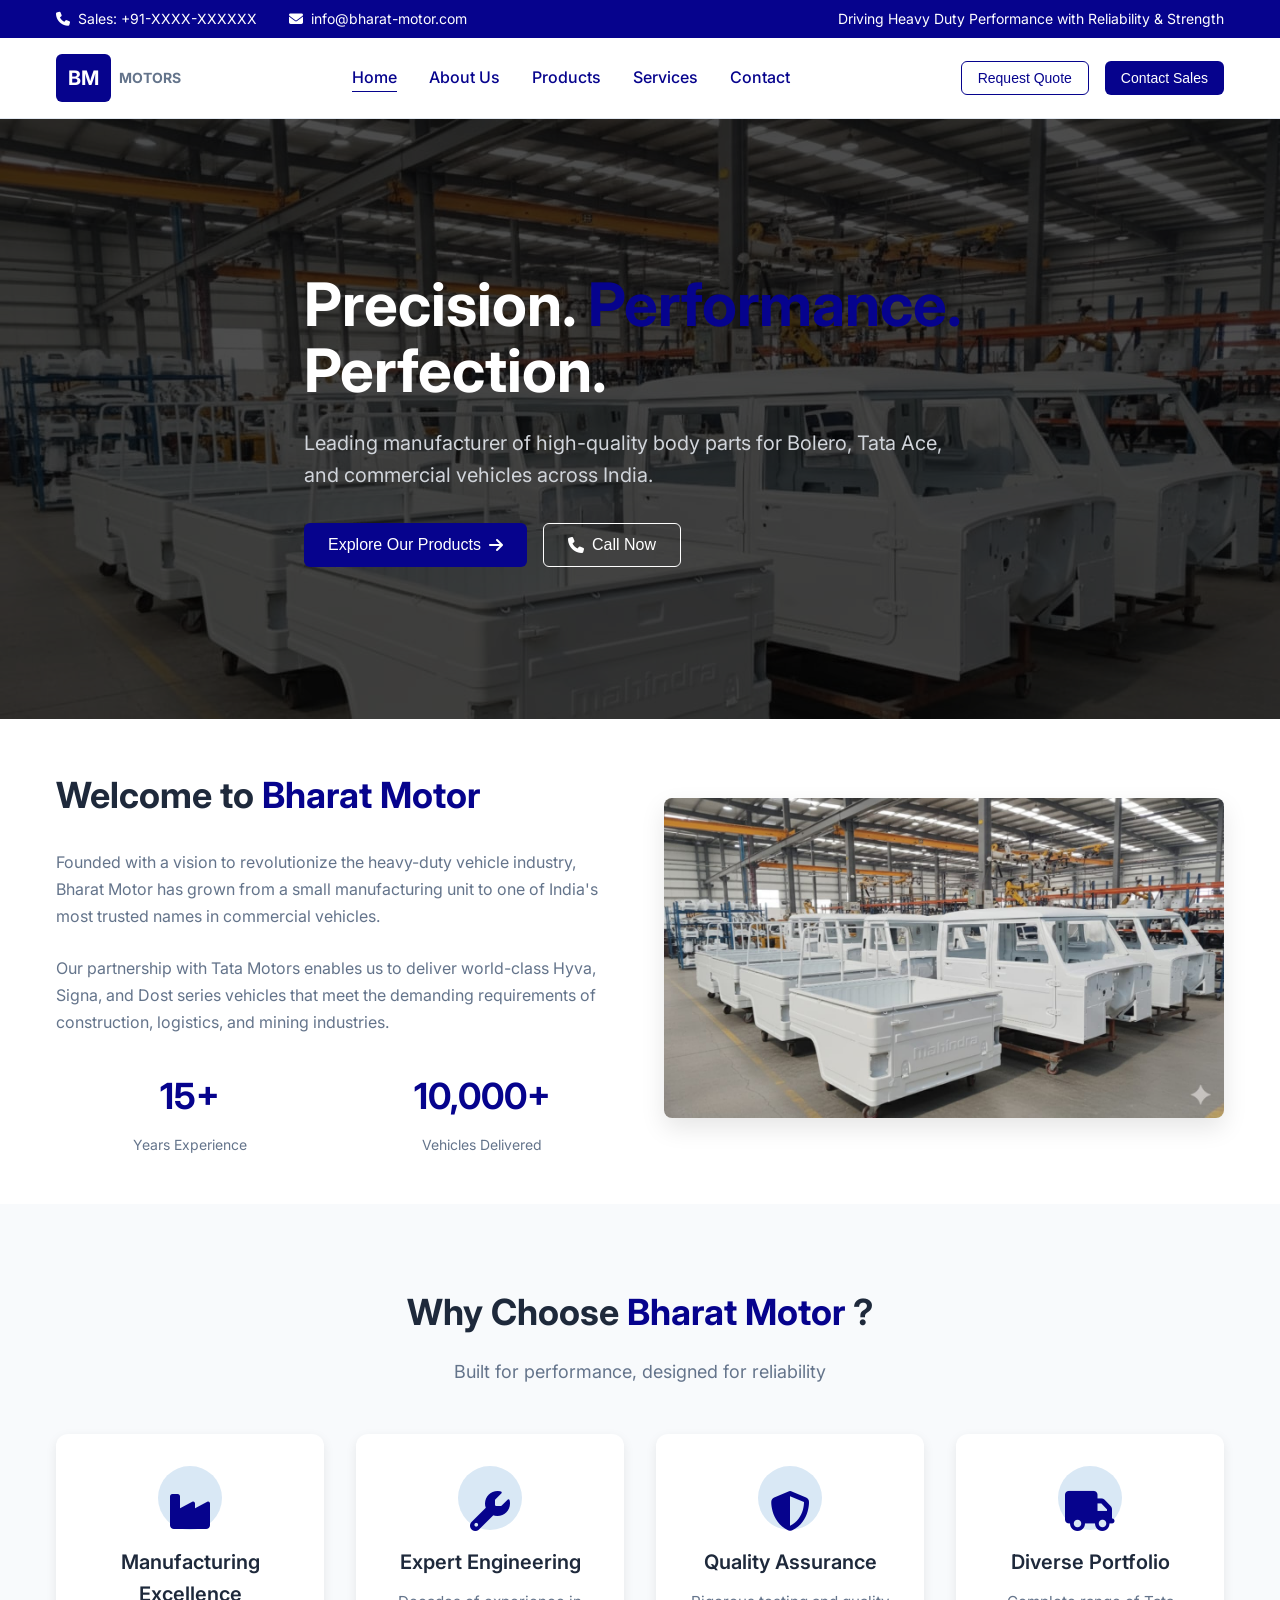
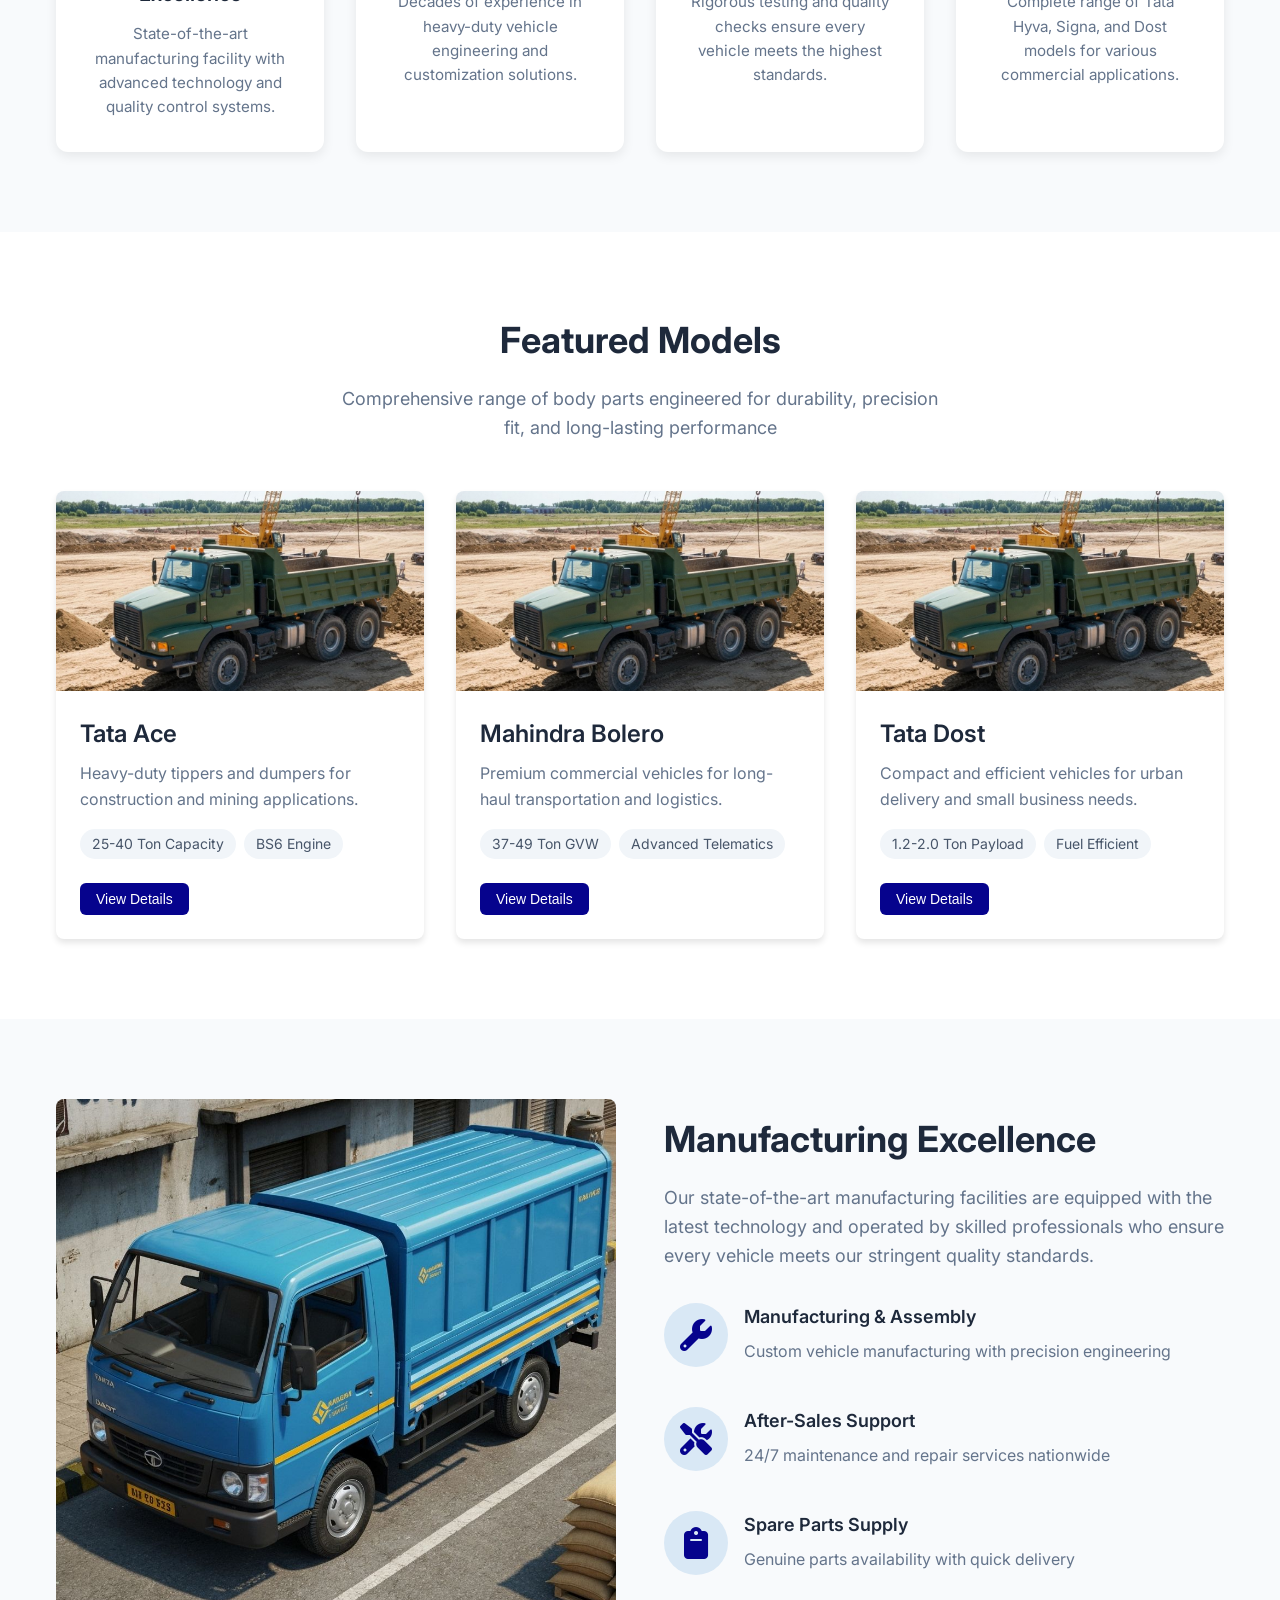
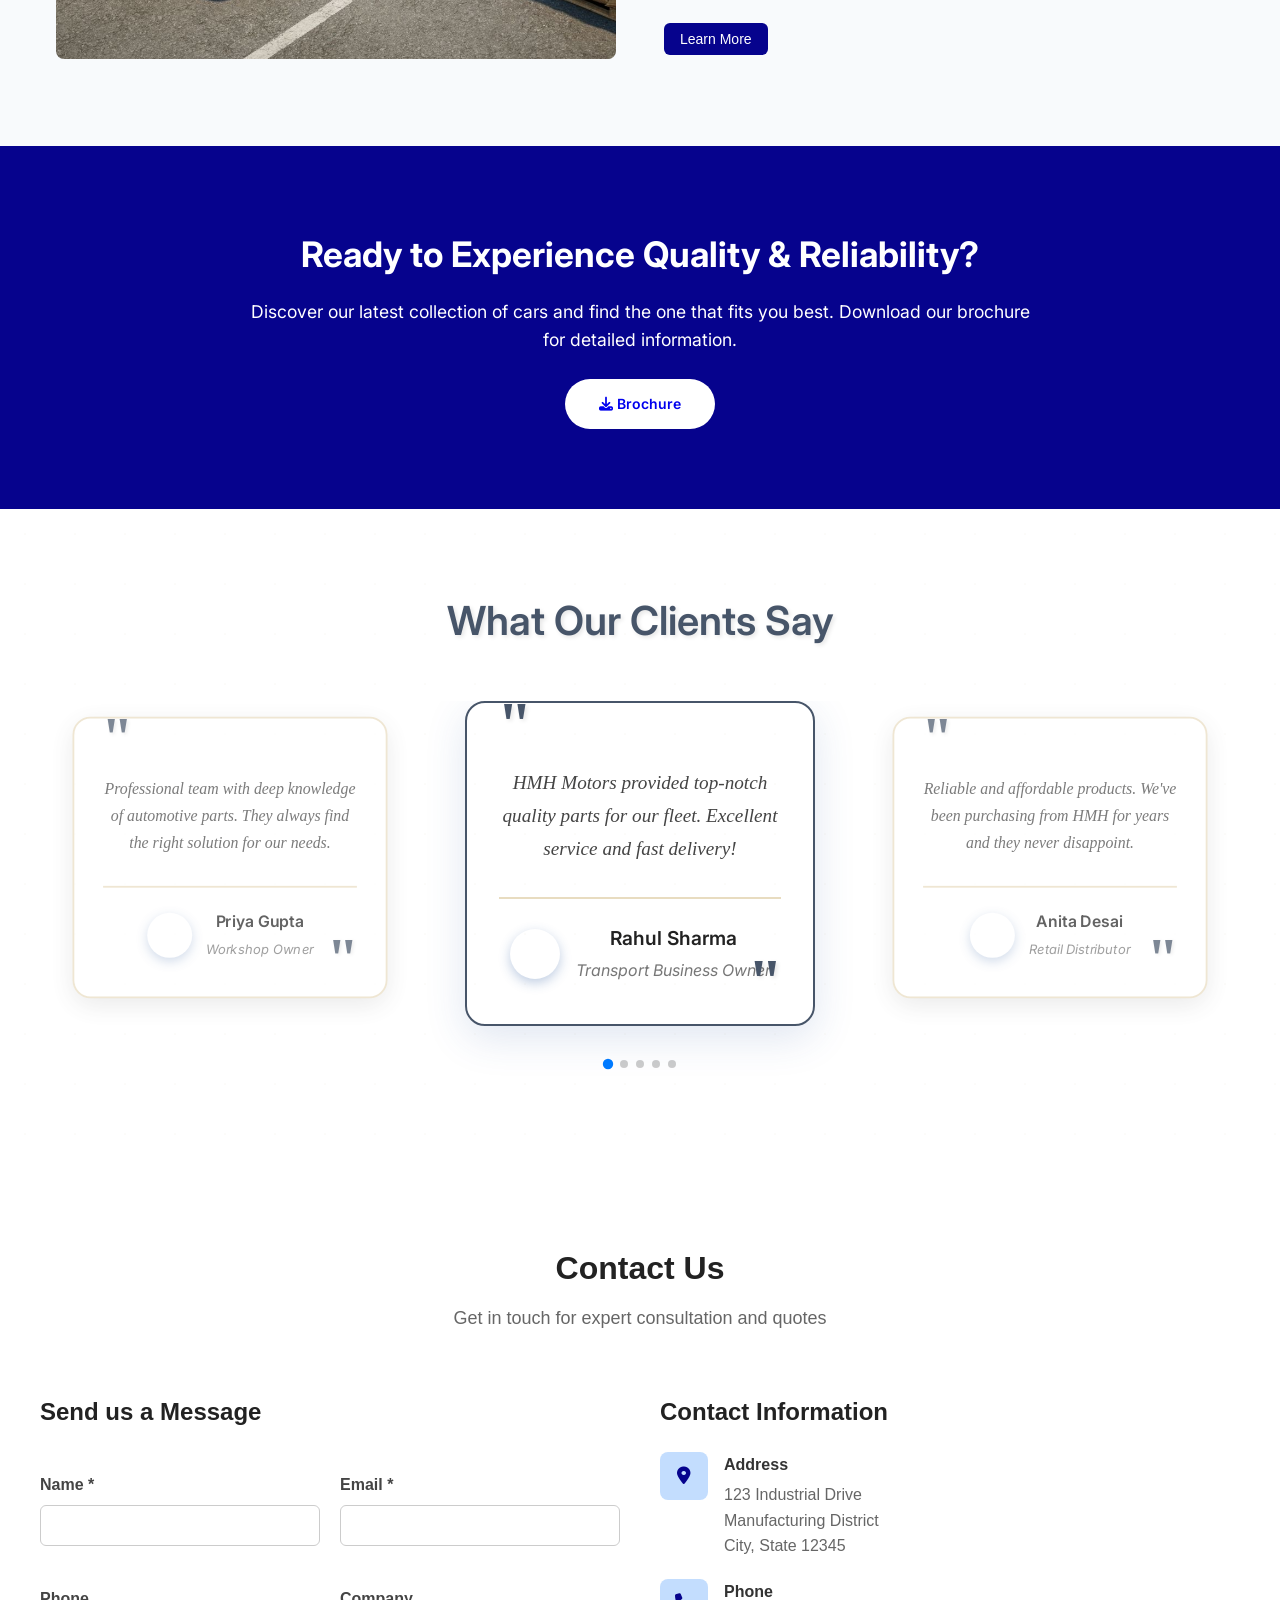
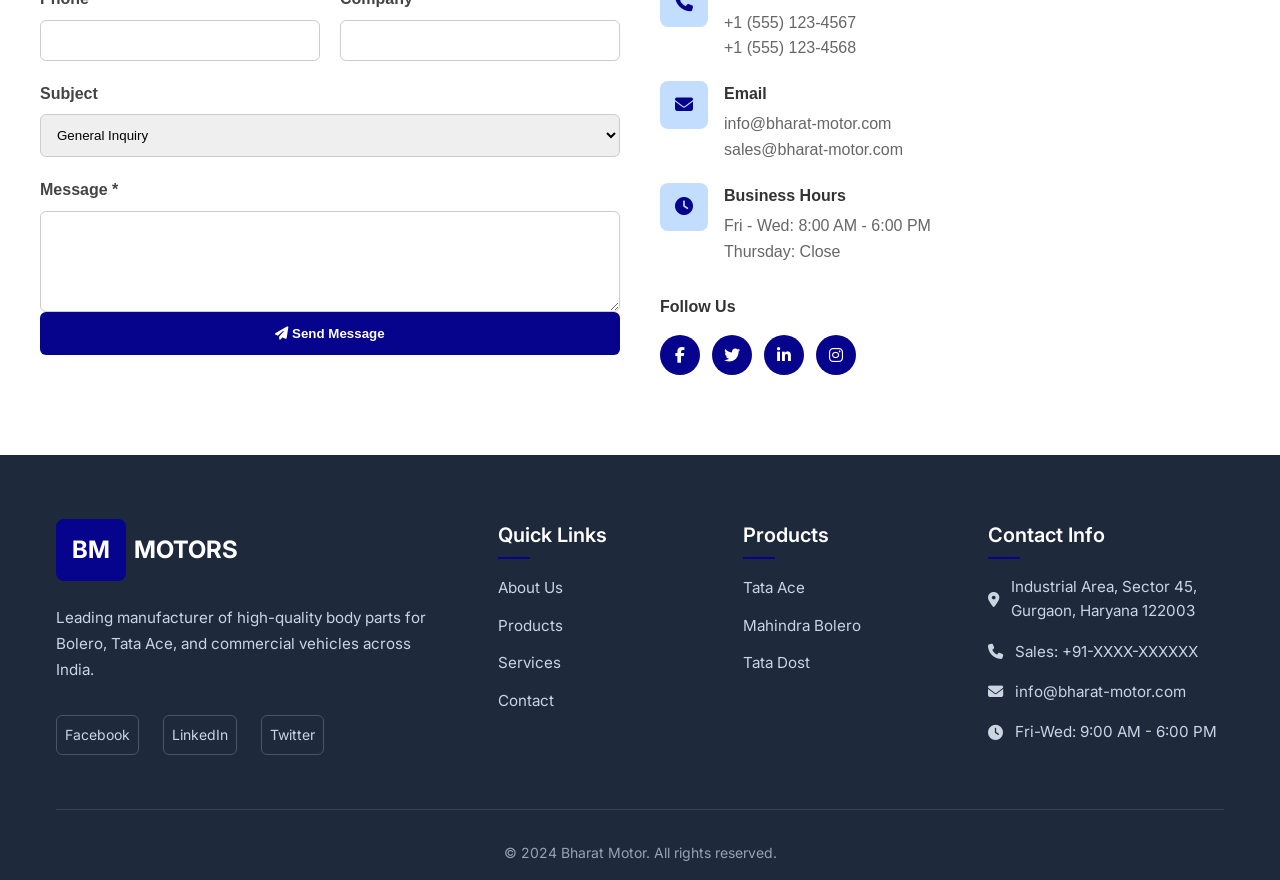
<file: user/index.html>
<!DOCTYPE html>
<html lang="en">

<head>
    <meta charset="UTF-8">
    <meta name="viewport" content="width=device-width, initial-scale=1.0">
    <title>Bharat Motor -  Vehicle Manufacturer</title>
    <meta name="description"
        content="Leading manufacturer of Tata Hyva, Signa, and Dost commercial vehicles. Built for the toughest jobs, engineered for maximum performance.">
    <link rel="stylesheet" href="assets/css/style.css">
    <!-- Font Awesome -->
    <link rel="stylesheet" href="https://cdnjs.cloudflare.com/ajax/libs/font-awesome/6.5.0/css/all.min.css" />

    <link href="https://fonts.googleapis.com/css2?family=Inter:wght@300;400;500;600;700;800&display=swap"
        rel="stylesheet">
</head>

<body>
    <!-- Header -->
    <header class="header">
        <!-- Top contact bar -->
        <div class="contact-bar">
            <div class="container">
                <div class="contact-info">
                    <div class="contact-item">
                        <i class="fas fa-phone"></i>
                        <span>Sales: +91-XXXX-XXXXXX</span>
                    </div>
                    <div class="contact-item">
                        <i class="fas fa-envelope"></i>
                        <span>info@bharat-motor.com</span>
                    </div>

                </div>
                <div class="tagline">
                    <span>Driving Heavy Duty Performance with Reliability & Strength</span>
                </div>
            </div>
        </div>

        <!-- Main navigation -->
        <div class="main-nav">
            <div class="container">
                <div class="nav-content">
                    <a href="index.html" class="logo">
                        <div class="logo-icon">BM</div>
                        <span class="logo-text">MOTORS</span>
                    </a>

                    <nav class="desktop-nav">
                        <a href="index.html" class="nav-link active">Home</a>
                        <a href="about.html" class="nav-link">About Us</a>
                        <a href="products.html" class="nav-link">Products</a>
                        <a href="services.html" class="nav-link">Services</a>
                        <a href="contact.html" class="nav-link">Contact</a>
                    </nav>

                    <div class="nav-buttons">
                        <button class="btn btn-outline">Request Quote</button>
                        <button class="btn btn-primary">Contact Sales</button>
                    </div>

                    <button class="mobile-menu-btn" onclick="toggleMobileMenu()">
                        <span class="hamburger"></span>
                    </button>
                </div>

                <!-- Mobile Navigation -->
                <div class="mobile-nav" id="mobileNav">
                    <nav class="mobile-nav-links">
                        <a href="index.html" class="nav-link">Home</a>
                        <a href="about.html" class="nav-link">About Us</a>
                        <a href="products.html" class="nav-link">Products</a>
                        <a href="services.html" class="nav-link">Services</a>
                        <a href="contact.html" class="nav-link">Contact</a>
                        <div class="mobile-buttons">
                            <button class="btn btn-outline">Request Quote</button>
                            <button class="btn btn-primary">Contact Sales</button>
                        </div>
                    </nav>
                </div>
            </div>
        </div>
    </header>

    <main>
        <!-- Hero Section -->
        <section class="hero">
            <div class="hero-overlay"></div>
            <div class="hero-bg"></div>
            <div class="container">
                <div class="hero-content">
                    <h1 class="hero-title">
                       Precision.
                        <span class="accent-text"> Performance.</span>
                        Perfection.
                    </h1>
                    <p class="hero-description">
                        Leading manufacturer of high-quality body parts for Bolero, Tata Ace, and commercial vehicles across India.
                    </p>
                    <div class="hero-buttons">
                        <button class="btn btn-primary btn-large">
                            Explore Our Products
                            <i class="fas fa-arrow-right btn-icon"></i>
                        </button>
                        <button class="btn btn-outline-white btn-large">
                            <i class="fas fa-phone btn-icon"></i>
                            Call Now
                        </button>

                    </div>
                </div>
            </div>
        </section>

        <section class="company-overview">
            <div class="container">
                <div class="overview-grid">
                    <div class="overview-content">
                        <h2>Welcome to <span class="text-primary">Bharat Motor</span></h2>
                        <p>Founded with a vision to revolutionize the heavy-duty vehicle industry, Bharat Motor has grown
                            from a small manufacturing unit to one of India's most trusted names in commercial vehicles.
                        </p>
                        <p>Our partnership with Tata Motors enables us to deliver world-class Hyva, Signa, and Dost
                            series vehicles that meet the demanding requirements of construction, logistics, and mining
                            industries.</p>
                        <div class="stats-grid">
                            <div class="stat-item">
                                <div class="stat-number">15+</div>
                                <div class="stat-label">Years Experience</div>
                            </div>
                            <div class="stat-item">
                                <div class="stat-number">10,000+</div>
                                <div class="stat-label">Vehicles Delivered</div>
                            </div>
                        </div>
                    </div>
                    <div class="overview-image up-down-animation">
                        <img src="assets/img/ai-body-parts.jpg"
                            alt="Bharat Motor Manufacturing Facility">
                    </div>
                </div>
            </div>
        </section>

        <!-- USP Section -->
        <section class="usp-section">
            <div class="container">
                <div class="section-header">
                    <h2 class="section-title">Why Choose <span class="text-primary">Bharat Motor </span>?</h2>
                    <p class="section-subtitle">Built for performance, designed for reliability</p>
                </div>
                <div class="usp-grid">
                    <div class="usp-card">
                        <div class="usp-icon"><i class="fas fa-industry fa-1x"></i></div>
                        <h3>Manufacturing Excellence</h3>
                        <p>State-of-the-art manufacturing facility with advanced technology and quality control systems.
                        </p>
                    </div>
                    <div class="usp-card">
                        <div class="usp-icon"><i class="fas fa-wrench fa-1x"></i></div>
                        <h3>Expert Engineering</h3>
                        <p>Decades of experience in heavy-duty vehicle engineering and customization solutions.</p>
                    </div>
                    <div class="usp-card">
                        <div class="usp-icon"><i class="fas fa-shield-alt fa-1x"></i></div>
                        <h3>Quality Assurance</h3>
                        <p>Rigorous testing and quality checks ensure every vehicle meets the highest standards.</p>
                    </div>
                    <div class="usp-card">
                        <div class="usp-icon"><i class="fas fa-truck fa-1x"></i></div>
                        <h3>Diverse Portfolio</h3>
                        <p>Complete range of Tata Hyva, Signa, and Dost models for various commercial applications.</p>
                    </div>
                </div>
            </div>
        </section>

        <!-- Featured Models -->
        <section class="featured-models">
            <div class="container">
                <div class="section-header">
                    <h2 class="section-title">Featured Models</h2>
                    <p class="section-subtitle">Comprehensive range of body parts engineered for durability, precision fit, and long-lasting performance</p>
                </div>
                <div class="models-grid">
                    <div class="model-card">
                        <div class="model-image">
                            <img src="assets/img/heavy-duty-truck-on-construction-site.jpg" alt="Tata Hyva">
                        </div>
                        <div class="model-content">
                            <h3>Tata Ace</h3>
                            <p>Heavy-duty tippers and dumpers for construction and mining applications.</p>
                            <div class="model-specs">
                                <span class="spec">25-40 Ton Capacity</span>
                                <span class="spec">BS6 Engine</span>
                            </div>
                            <button class="btn btn-primary">View Details</button>
                        </div>
                    </div>
                    <div class="model-card">
                        <div class="model-image">
                            <img src="assets/img/heavy-duty-truck-on-construction-site.jpg" alt="Tata Signa">
                        </div>
                        <div class="model-content">
                            <h3>Mahindra Bolero</h3>
                            <p>Premium commercial vehicles for long-haul transportation and logistics.</p>
                            <div class="model-specs">
                                <span class="spec">37-49 Ton GVW</span>
                                <span class="spec">Advanced Telematics</span>
                            </div>
                            <button class="btn btn-primary">View Details</button>
                        </div>
                    </div>
                    <div class="model-card">
                        <div class="model-image">
                            <img src="assets/img/heavy-duty-truck-on-construction-site.jpg" alt="Tata Dost">
                        </div>
                        <div class="model-content">
                            <h3>Tata Dost</h3>
                            <p>Compact and efficient vehicles for urban delivery and small business needs.</p>
                            <div class="model-specs">
                                <span class="spec">1.2-2.0 Ton Payload</span>
                                <span class="spec">Fuel Efficient</span>
                            </div>
                            <button class="btn btn-primary">View Details</button>
                        </div>
                    </div>
                </div>
            </div>
        </section>

        <!-- Services Overview -->
        <section class="services-overview">
            <div class="container">
                <div class="services-content">
                    <div class="services-image">
                        <img src="assets/img/tata-dost-light-commercial-vehicle.jpg" alt="Services">
                    </div>
                    <div class="services-text">
                        <h2 class="section-title">Manufacturing Excellence</h2>
                        <p class="section-subtitle">Our state-of-the-art manufacturing facilities are equipped with the
                            latest technology and operated by skilled professionals who ensure every vehicle meets our
                            stringent quality standards.</p>
                        <div class="services-list">
                            <div class="service-item">
                                <div class="service-icon"><i class="fas fa-wrench "></i></div>
                                <div>
                                    <h4>Manufacturing & Assembly</h4>
                                    <p>Custom vehicle manufacturing with precision engineering</p>
                                </div>
                            </div>

                            <div class="service-item">
                                <div class="service-icon"><i class="fas fa-tools"></i></div>
                                <div>
                                    <h4>After-Sales Support</h4>
                                    <p>24/7 maintenance and repair services nationwide</p>
                                </div>
                            </div>
                            <div class="service-item">
                                <div class="service-icon"><i class="fas fa-clipboard"></i></div>
                                <div>
                                    <h4>Spare Parts Supply</h4>
                                    <p>Genuine parts availability with quick delivery</p>
                                </div>
                            </div>
                        </div>
                        <button class="btn btn-primary">Learn More</button>
                    </div>
                </div>
            </div>
        </section>

        <!-- Call to Action Section -->
        <section class="cta">
            <div class="cta-container">
                <h2>Ready to Experience Quality & Reliability?</h2>
                <p>Discover our latest collection of cars and find the one that fits you best. Download our brochure for
                    detailed information.</p>
                <a href="assets/brochure/BM-Motors-Brochure.pdf" class="btn" download>
                    <i class="fa fa-download"></i> Brochure
                </a>
            </div>
        </section>


        <!-- Testimonials Section -->
        <section class="testimonials">
            <div class="testimonials-container">
                <h2>What Our Clients Say</h2>

                <!-- Swiper -->
                <div class="swiper testimonial-slider">
                    <div class="swiper-wrapper">

                        <!-- Testimonial Item 1 -->
                        <div class="swiper-slide">
                            <div class="testimonial-item">
                                <div class="ornamental-border"></div>
                                <div class="testimonial-content">
                                    <p>HMH Motors provided top-notch quality parts for our fleet. Excellent service and
                                        fast delivery!</p>
                                </div>
                                <div class="testimonial-author">
                                    <div class="author-avatar">RS</div>
                                    <div class="author-info">
                                        <h4>Rahul Sharma</h4>
                                        <span>Transport Business Owner</span>
                                    </div>
                                </div>
                            </div>
                        </div>

                        <!-- Testimonial Item 2 -->
                        <div class="swiper-slide">
                            <div class="testimonial-item">
                                <div class="ornamental-border"></div>
                                <div class="testimonial-content">
                                    <p>Reliable and affordable products. We've been purchasing from HMH for years and
                                        they never disappoint.</p>
                                </div>
                                <div class="testimonial-author">
                                    <div class="author-avatar">AD</div>
                                    <div class="author-info">
                                        <h4>Anita Desai</h4>
                                        <span>Retail Distributor</span>
                                    </div>
                                </div>
                            </div>
                        </div>

                        <!-- Testimonial Item 3 -->
                        <div class="swiper-slide">
                            <div class="testimonial-item">
                                <div class="ornamental-border"></div>
                                <div class="testimonial-content">
                                    <p>Their spare parts are durable and always in stock. Highly recommend HMH Motors!
                                    </p>
                                </div>
                                <div class="testimonial-author">
                                    <div class="author-avatar">MK</div>
                                    <div class="author-info">
                                        <h4>Mohammed Khan</h4>
                                        <span>Auto Garage Owner</span>
                                    </div>
                                </div>
                            </div>
                        </div>

                        <!-- Testimonial Item 4 -->
                        <div class="swiper-slide">
                            <div class="testimonial-item">
                                <div class="ornamental-border"></div>
                                <div class="testimonial-content">
                                    <p>Outstanding customer service and premium quality parts. HMH Motors exceeds
                                        expectations every time!</p>
                                </div>
                                <div class="testimonial-author">
                                    <div class="author-avatar">SP</div>
                                    <div class="author-info">
                                        <h4>Suresh Patel</h4>
                                        <span>Fleet Manager</span>
                                    </div>
                                </div>
                            </div>
                        </div>

                        <!-- Testimonial Item 5 -->
                        <div class="swiper-slide">
                            <div class="testimonial-item">
                                <div class="ornamental-border"></div>
                                <div class="testimonial-content">
                                    <p>Professional team with deep knowledge of automotive parts. They always find the
                                        right solution for our needs.</p>
                                </div>
                                <div class="testimonial-author">
                                    <div class="author-avatar">PG</div>
                                    <div class="author-info">
                                        <h4>Priya Gupta</h4>
                                        <span>Workshop Owner</span>
                                    </div>
                                </div>
                            </div>
                        </div>

                    </div>

                    <!-- Pagination Dots -->
                    <div class="swiper-pagination"></div>
                </div>
            </div>
        </section>

        <section id="contact" class="contact-section-info">
            <div class="contact-section-info-container">
                <div class="contact-section-info-header">
                    <h2>Contact Us</h2>
                    <p>Get in touch for expert consultation and quotes</p>
                </div>

                <div class="contact-section-info-grid">
                    <!-- Left: Form -->
                    <div class="contact-section-info-form">
                        <h3>Send us a Message</h3>
                        <form>
                            <div class="contact-section-info-form-row">
                                <div class="contact-section-info-form-group">
                                    <label>Name *</label>
                                    <input type="text" required>
                                </div>
                                <div class="contact-section-info-form-group">
                                    <label>Email *</label>
                                    <input type="email" required>
                                </div>
                            </div>
                            <div class="contact-section-info-form-row">
                                <div class="contact-section-info-form-group">
                                    <label>Phone</label>
                                    <input type="tel">
                                </div>
                                <div class="contact-section-info-form-group">
                                    <label>Company</label>
                                    <input type="text">
                                </div>
                            </div>
                            <div class="contact-section-info-form-group">
                                <label>Subject</label>
                                <select>
                                    <option>General Inquiry</option>
                                    <option>Product Quote</option>
                                    <option>Technical Support</option>
                                    <option>Custom Solution</option>
                                </select>
                            </div>
                            <div class="contact-section-info-form-group">
                                <label>Message *</label>
                                <textarea rows="5" required></textarea>
                            </div>
                            <button type="submit"><i class="fas fa-paper-plane"></i> Send Message</button>
                        </form>
                    </div>

                    <!-- Right: Info -->
                    <div class="contact-section-info-details">
                        <h3>Contact Information</h3>
                        <div class="contact-section-info-item">
                            <div class="contact-section-info-icon"><i class="fas fa-map-marker-alt"></i></div>
                            <div>
                                <h4>Address</h4>
                                <p>123 Industrial Drive<br>Manufacturing District<br>City, State 12345</p>
                            </div>
                        </div>
                        <div class="contact-section-info-item">
                            <div class="contact-section-info-icon"><i class="fas fa-phone"></i></div>
                            <div>
                                <h4>Phone</h4>
                                <p>+1 (555) 123-4567<br>+1 (555) 123-4568</p>
                            </div>
                        </div>
                        <div class="contact-section-info-item">
                            <div class="contact-section-info-icon"><i class="fas fa-envelope"></i></div>
                            <div>
                                <h4>Email</h4>
                                <p>info@bharat-motor.com<br>sales@bharat-motor.com</p>
                            </div>
                        </div>
                        <div class="contact-section-info-item">
                            <div class="contact-section-info-icon"><i class="fas fa-clock"></i></div>
                            <div>
                                <h4>Business Hours</h4>
                                <p>Fri - Wed: 8:00 AM - 6:00 PM<br>Thursday: Close</p>
                            </div>
                        </div>

                        <div class="contact-section-info-social">
                            <h4>Follow Us</h4>
                            <div class="contact-section-info-social-icons">
                                <a href="#"><i class="fab fa-facebook-f"></i></a>
                                <a href="#"><i class="fab fa-twitter"></i></a>
                                <a href="#"><i class="fab fa-linkedin-in"></i></a>
                                <a href="#"><i class="fab fa-instagram"></i></a>
                            </div>
                        </div>
                    </div>
                </div>
            </div>
        </section>

    </main>

    <!-- Footer -->
    <footer class="footer">
        <div class="container">
            <div class="footer-content">
                <div class="footer-section">
                    <div class="footer-logo">
                        <div class="logo-icon">BM</div>
                        <span class="logo-text">MOTORS</span>
                    </div>
                    <p class="footer-description">
                        Leading manufacturer of high-quality body parts for Bolero, Tata Ace, and commercial vehicles across India.
                    </p>
                    <div class="social-links">
                        <a href="#" class="social-link">Facebook</a>
                        <a href="#" class="social-link">LinkedIn</a>
                        <a href="#" class="social-link">Twitter</a>
                    </div>
                </div>
                <div class="footer-section">
                    <h4>Quick Links</h4>
                    <ul class="footer-links">
                        <li><a href="about.html">About Us</a></li>
                        <li><a href="products.html">Products</a></li>
                        <li><a href="services.html">Services</a></li>
                        <li><a href="contact.html">Contact</a></li>
                    </ul>
                </div>
                <div class="footer-section">
                    <h4>Products</h4>
                    <ul class="footer-links">
                        <li><a href="#">Tata Ace</a></li>
                        <li><a href="#">Mahindra Bolero</a></li>
                        <li><a href="#">Tata Dost</a></li>
                    </ul>
                </div>
                <div class="footer-section">
                    <h4>Contact Info</h4>
                    <div class="contact-info">
                        <p><i class="fas fa-map-marker-alt"></i> Industrial Area, Sector 45, Gurgaon, Haryana 122003</p>
                        <p><i class="fas fa-phone"></i> Sales: +91-XXXX-XXXXXX</p>
                        <p><i class="fas fa-envelope"></i> info@bharat-motor.com</p>
                        <p><i class="fas fa-clock"></i> Fri-Wed: 9:00 AM - 6:00 PM</p>
                    </div>
                </div>
            </div>
            <div class="footer-bottom">
                <p>&copy; 2024 Bharat Motor. All rights reserved.</p>
            </div>
        </div>
    </footer>

    <link rel="stylesheet" href="https://cdn.jsdelivr.net/npm/swiper@11/swiper-bundle.min.css" />

    <!-- Swiper JS -->
    <script src="https://cdn.jsdelivr.net/npm/swiper@11/swiper-bundle.min.js"></script>
    <script src="assets/js/script.js"></script>


</body>

</html>
</file>
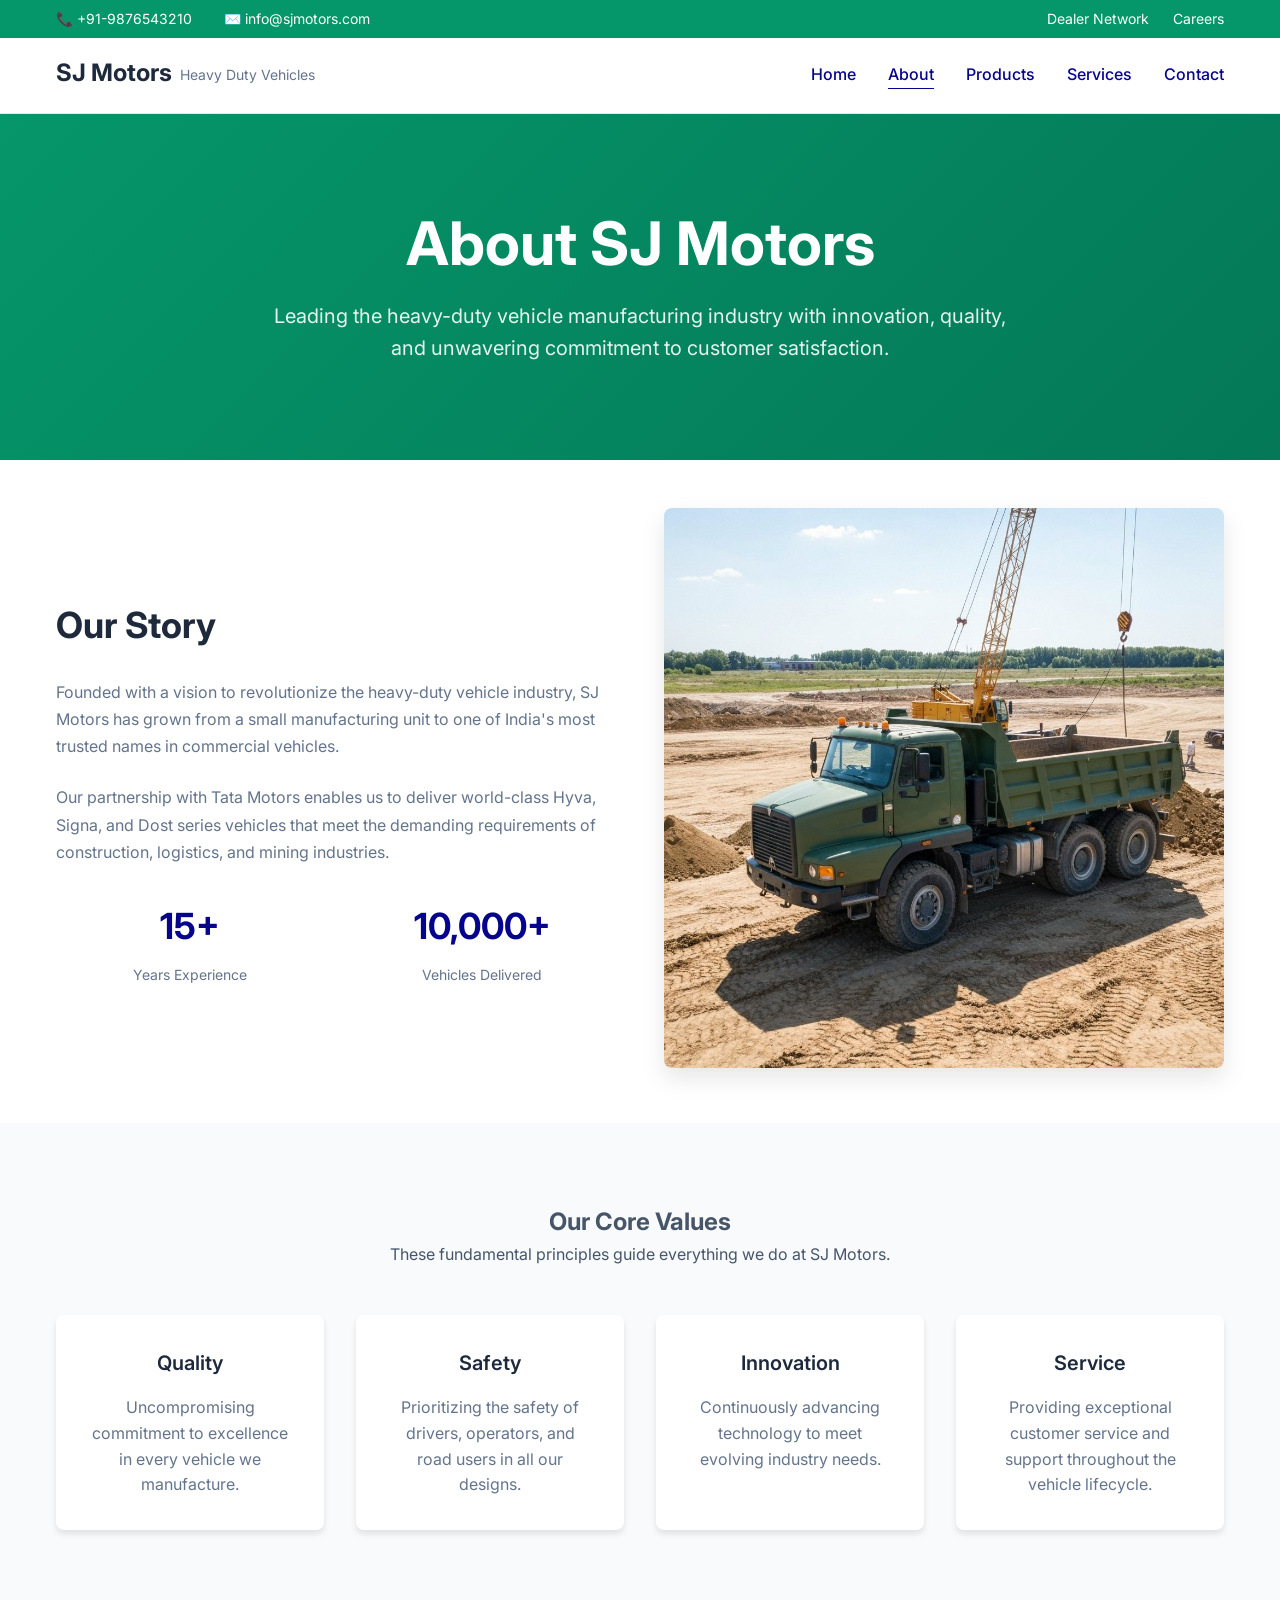
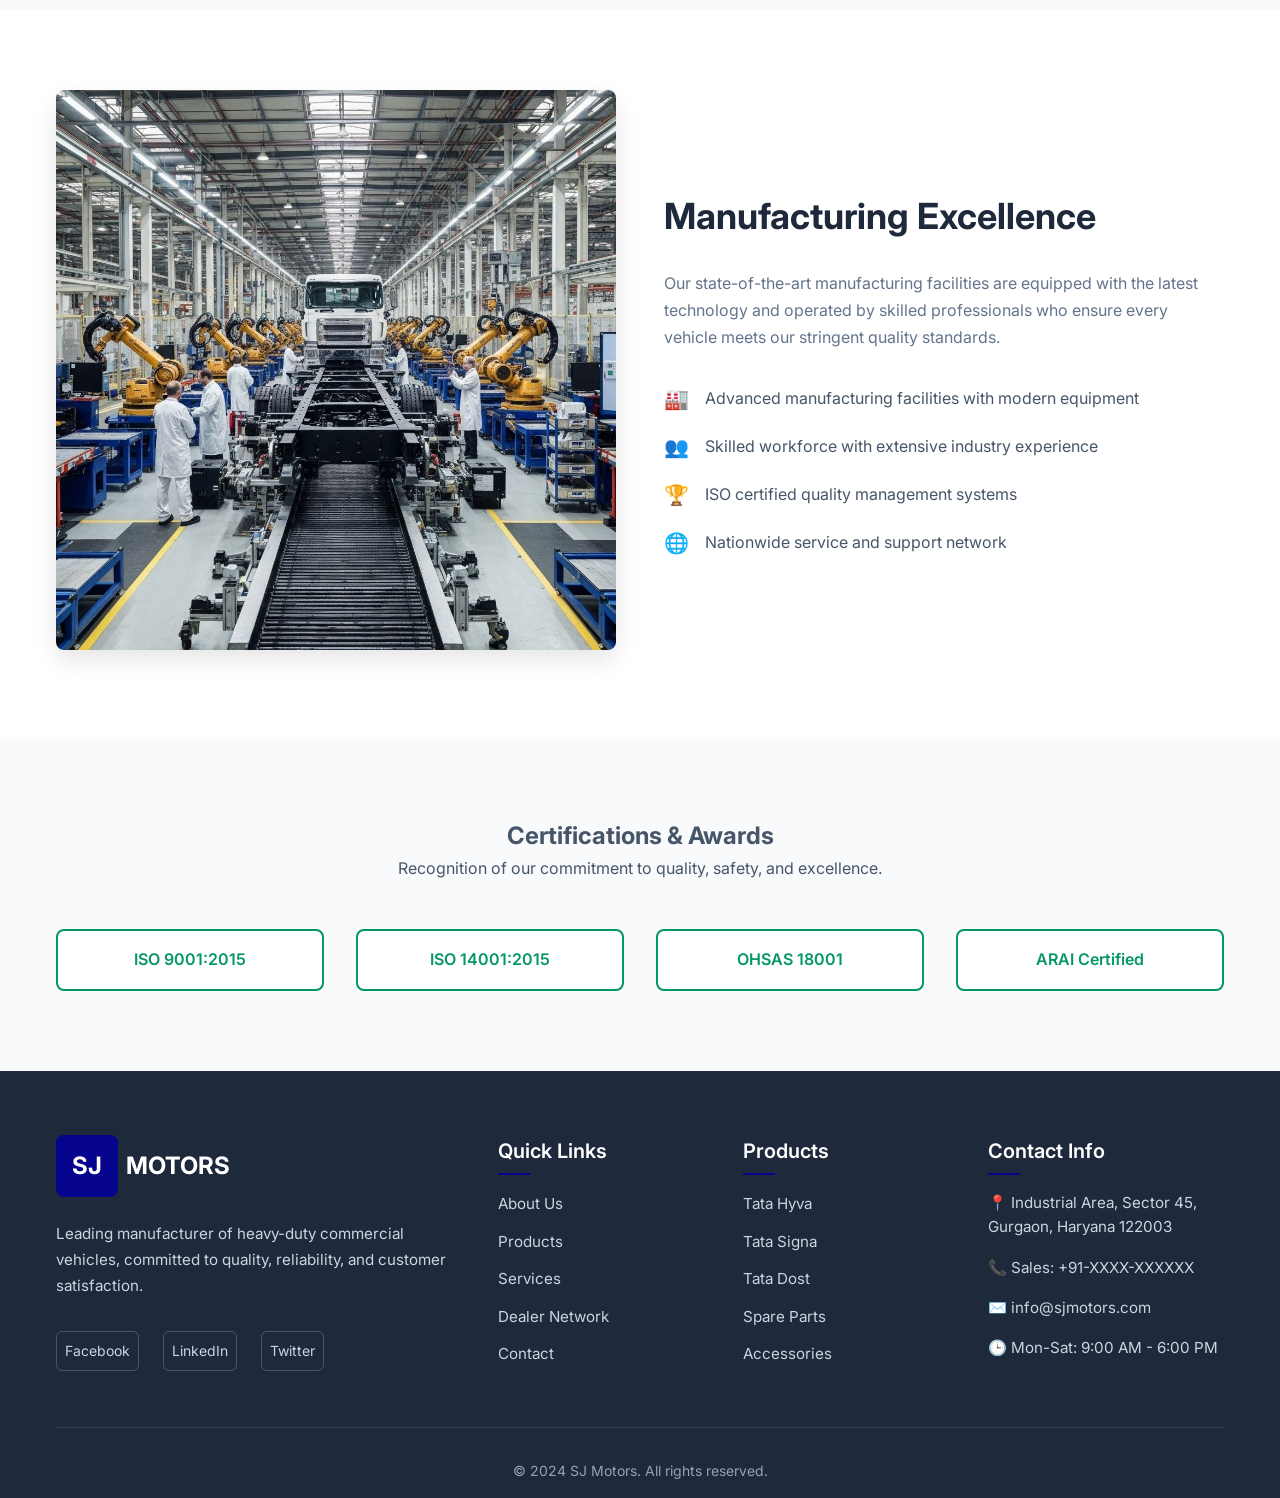
<file: user/about.html>
<!DOCTYPE html>
<html lang="en">
<head>
    <meta charset="UTF-8">
    <meta name="viewport" content="width=device-width, initial-scale=1.0">
    <title>About Us - SJ Motors | Heavy Duty Vehicle Manufacturer</title>
    <link rel="stylesheet" href="assets/css/style.css">
    <link href="https://fonts.googleapis.com/css2?family=Inter:wght@300;400;500;600;700&display=swap" rel="stylesheet">
</head>
<body>
    <!-- Header -->
    <header class="header">
        <div class="header-top">
            <div class="container">
                <div class="header-top-content">
                    <div class="contact-info">
                        <span>📞 +91-9876543210</span>
                        <span>✉️ info@sjmotors.com</span>
                    </div>
                    <div class="header-links">
                        <a href="#dealer">Dealer Network</a>
                        <a href="#careers">Careers</a>
                    </div>
                </div>
            </div>
        </div>
        <div class="header-main">
            <div class="container">
                <div class="header-content">
                    <div class="logo">
                        <h1>SJ Motors</h1>
                        <span>Heavy Duty Vehicles</span>
                    </div>
                    <nav class="nav">
                        <a href="index.html">Home</a>
                        <a href="about.html" class="active">About</a>
                        <a href="products.html">Products</a>
                        <a href="services.html">Services</a>
                        <a href="contact.html">Contact</a>
                    </nav>
                    <button class="mobile-menu-btn" onclick="toggleMobileMenu()">
                        <span></span>
                        <span></span>
                        <span></span>
                    </button>
                </div>
            </div>
        </div>
    </header>

    <main>
        <!-- Hero Section -->
        <section class="about-hero">
            <div class="container">
                <div class="about-hero-content">
                    <h1>About SJ Motors</h1>
                    <p>Leading the heavy-duty vehicle manufacturing industry with innovation, quality, and unwavering commitment to customer satisfaction.</p>
                </div>
            </div>
        </section>

        <!-- Company Overview -->
        <section class="company-overview">
            <div class="container">
                <div class="overview-grid">
                    <div class="overview-content">
                        <h2>Our Story</h2>
                        <p>Founded with a vision to revolutionize the heavy-duty vehicle industry, SJ Motors has grown from a small manufacturing unit to one of India's most trusted names in commercial vehicles.</p>
                        <p>Our partnership with Tata Motors enables us to deliver world-class Hyva, Signa, and Dost series vehicles that meet the demanding requirements of construction, logistics, and mining industries.</p>
                        <div class="stats-grid">
                            <div class="stat-item">
                                <div class="stat-number">15+</div>
                                <div class="stat-label">Years Experience</div>
                            </div>
                            <div class="stat-item">
                                <div class="stat-number">10,000+</div>
                                <div class="stat-label">Vehicles Delivered</div>
                            </div>
                        </div>
                    </div>
                    <div class="overview-image">
                        <img src="assets/img/heavy-duty-truck-on-construction-site.jpg" alt="SJ Motors Manufacturing Facility">
                    </div>
                </div>
            </div>
        </section>

        <!-- Core Values -->
        <section class="core-values">
            <div class="container">
                <div class="section-header">
                    <h2>Our Core Values</h2>
                    <p>These fundamental principles guide everything we do at SJ Motors.</p>
                </div>
                <div class="values-grid">
                    <div class="value-card">
                        <h3>Quality</h3>
                        <p>Uncompromising commitment to excellence in every vehicle we manufacture.</p>
                    </div>
                    <div class="value-card">
                        <h3>Safety</h3>
                        <p>Prioritizing the safety of drivers, operators, and road users in all our designs.</p>
                    </div>
                    <div class="value-card">
                        <h3>Innovation</h3>
                        <p>Continuously advancing technology to meet evolving industry needs.</p>
                    </div>
                    <div class="value-card">
                        <h3>Service</h3>
                        <p>Providing exceptional customer service and support throughout the vehicle lifecycle.</p>
                    </div>
                </div>
            </div>
        </section>

        <!-- Manufacturing Excellence -->
        <section class="manufacturing-excellence">
            <div class="container">
                <div class="excellence-grid">
                    <div class="excellence-image">
                        <img src="assets/img/advanced-manufacturing-assembly-line-with-heavy-du.jpg" alt="Manufacturing Excellence">
                    </div>
                    <div class="excellence-content">
                        <h2>Manufacturing Excellence</h2>
                        <p>Our state-of-the-art manufacturing facilities are equipped with the latest technology and operated by skilled professionals who ensure every vehicle meets our stringent quality standards.</p>
                        <div class="excellence-features">
                            <div class="feature-item">
                                <span class="feature-icon">🏭</span>
                                <span>Advanced manufacturing facilities with modern equipment</span>
                            </div>
                            <div class="feature-item">
                                <span class="feature-icon">👥</span>
                                <span>Skilled workforce with extensive industry experience</span>
                            </div>
                            <div class="feature-item">
                                <span class="feature-icon">🏆</span>
                                <span>ISO certified quality management systems</span>
                            </div>
                            <div class="feature-item">
                                <span class="feature-icon">🌐</span>
                                <span>Nationwide service and support network</span>
                            </div>
                        </div>
                    </div>
                </div>
            </div>
        </section>

        <!-- Certifications -->
        <section class="certifications">
            <div class="container">
                <div class="section-header">
                    <h2>Certifications & Awards</h2>
                    <p>Recognition of our commitment to quality, safety, and excellence.</p>
                </div>
                <div class="certifications-grid">
                    <div class="certification-badge">ISO 9001:2015</div>
                    <div class="certification-badge">ISO 14001:2015</div>
                    <div class="certification-badge">OHSAS 18001</div>
                    <div class="certification-badge">ARAI Certified</div>
                </div>
            </div>
        </section>
    </main>

 
    <!-- Footer -->
    <footer class="footer">
        <div class="container">
            <div class="footer-content">
                <div class="footer-section">
                    <div class="footer-logo">
                        <div class="logo-icon">SJ</div>
                        <span class="logo-text">MOTORS</span>
                    </div>
                    <p class="footer-description">
                        Leading manufacturer of heavy-duty commercial vehicles, committed to quality, reliability, and customer satisfaction.
                    </p>
                    <div class="social-links">
                        <a href="#" class="social-link">Facebook</a>
                        <a href="#" class="social-link">LinkedIn</a>
                        <a href="#" class="social-link">Twitter</a>
                    </div>
                </div>
                <div class="footer-section">
                    <h4>Quick Links</h4>
                    <ul class="footer-links">
                        <li><a href="about.html">About Us</a></li>
                        <li><a href="products.html">Products</a></li>
                        <li><a href="services.html">Services</a></li>
                        <li><a href="dealers.html">Dealer Network</a></li>
                        <li><a href="contact.html">Contact</a></li>
                    </ul>
                </div>
                <div class="footer-section">
                    <h4>Products</h4>
                    <ul class="footer-links">
                        <li><a href="#">Tata Hyva</a></li>
                        <li><a href="#">Tata Signa</a></li>
                        <li><a href="#">Tata Dost</a></li>
                        <li><a href="#">Spare Parts</a></li>
                        <li><a href="#">Accessories</a></li>
                    </ul>
                </div>
                <div class="footer-section">
                    <h4>Contact Info</h4>
                    <div class="contact-info">
                        <p>📍 Industrial Area, Sector 45, Gurgaon, Haryana 122003</p>
                        <p>📞 Sales: +91-XXXX-XXXXXX</p>
                        <p>✉️ info@sjmotors.com</p>
                        <p>🕒 Mon-Sat: 9:00 AM - 6:00 PM</p>
                    </div>
                </div>
            </div>
            <div class="footer-bottom">
                <p>&copy; 2024 SJ Motors. All rights reserved.</p>
            </div>
        </div>
    </footer>

    <script src="assets/js/script.js"></script>
</body>
</html>
</file>
<file: user/assets/css/style.css>
/* Reset and Base Styles */
:root {
  --primary-color: #06038D;   /* blue */
  --primary-color-dark: #06038D; /* darker shade for hover */
  --secondary-color: #64748b; /* slate gray */
  --text-color: #475569; 
  --background-color: #ffffff;
  --light-gray: #f8fafc;
  --medium-gray: #e2e8f0;
  --dark-gray: #1e293b;
  --accent-color: var(--primary-color); /* optional accent (green you used in footer) */
}


* {
  margin: 0;
  padding: 0;
  box-sizing: border-box;
}

body {
  font-family: "Inter", sans-serif;
  line-height: 1.6;
  color: var(--text-color);
  background-color: var(--background-color);
}

.text-primary{
    color: var(--primary-color);
}
.container {
  max-width: 1200px;
  margin: 0 auto;
  padding: 0 1rem;
}

/* Header Styles */
.header {
  position: sticky;
  top: 0;
  z-index: 1000;
  background: var(--background-color);
  border-bottom: 1px solid var(--medium-gray);
}

.header-top {
  background: #059669;
  color: white;
  padding: 0.5rem 0;
  font-size: 0.875rem;
}

.header-top-content {
  display: flex;
  justify-content: space-between;
  align-items: center;
}

.header-top .contact-info {
  display: flex;
  gap: 2rem;
}

.contact-bar {
  background: var(--primary-color);
  color: white;
  padding: 0.5rem 0;
  font-size: 0.875rem;
}

.contact-bar .container {
  display: flex;
  justify-content: space-between;
  align-items: center;
}

.contact-info {
  display: flex;
  gap: 2rem;
}

.contact-item {
  display: flex;
  align-items: center;
  gap: 0.5rem;
}

.tagline {
  display: none;
}

@media (min-width: 768px) {
  .tagline {
    display: block;
  }
}

.main-nav {
  padding: 1rem 0;
}

.header-main {
  padding: 1rem 0;
}

.header-content {
  display: flex;
  align-items: center;
  justify-content: space-between;
}

.logo {
  display: flex;
  align-items: center;
  gap: 0.5rem;
  text-decoration: none;
  color: inherit;
}

.logo h1 {
  font-size: 1.5rem;
  font-weight: bold;
 color: var(--dark-gray);
  margin-bottom: 0.25rem;
}

.logo span {
  font-size: 0.875rem;
  color: var(--secondary-color);
}

.logo-icon {
   background: var(--primary-color);
  color: white;
  padding: 0.5rem 0.75rem;
  border-radius: 0.375rem;
  font-weight: bold;
  font-size: 1.25rem;
}

.logo-text {
  font-weight: bold;
  font-size: 1.25rem;
  color: #475569;
}

.desktop-nav {
  display: none;
  gap: 2rem;
}

.nav {
  display: none;
  gap: 2rem;
}

@media (min-width: 768px) {
  .desktop-nav {
    display: flex;
  }
  .nav {
    display: flex;
  }
}

.nav-content {
  display: flex;
  align-items: center;
  justify-content: space-between;
}

.header-links {
  display: flex;
  gap: 1.5rem;
}

.header-links a {
  color: white;
  text-decoration: none;
  transition: opacity 0.3s ease;
}

.header-links a:hover {
  opacity: 0.8;
}

.nav-link {
  text-decoration: none;
   color: var(--primary-color);
  font-weight: 500;
  transition: color 0.3s ease;
}

.nav a {
  text-decoration: none;
   color: var(--primary-color);
  font-weight: 500;
  transition: color 0.3s ease;
}

.nav-link:hover,
.nav-link.active,
.nav a:hover,
.nav a.active {
   border-bottom :1px solid var(--primary-color);
}

.nav-buttons {
  display: none;
  gap: 1rem;
}

@media (min-width: 768px) {
  .nav-buttons {
    display: flex;
  }
}

.mobile-menu-btn {
  display: block;
  background: none;
  border: none;
  cursor: pointer;
  padding: 0.5rem;
}

.mobile-menu-btn span {
  display: block;
  width: 24px;
  height: 2px;
  background: #475569;
  margin: 4px 0;
  transition: 0.3s;
}

@media (min-width: 768px) {
  .mobile-menu-btn {
    display: none;
  }
}

.hamburger {
  display: block;
  width: 24px;
  height: 2px;
  background: #475569;
  position: relative;
}

.hamburger::before,
.hamburger::after {
  content: "";
  position: absolute;
  width: 24px;
  height: 2px;
  background: #475569;
  transition: 0.3s;
}

.hamburger::before {
  top: -8px;
}

.hamburger::after {
  top: 8px;
}

.mobile-nav {
  display: none;
  padding: 1rem 0;
  border-top: 1px solid #e2e8f0;
}

.mobile-nav.active {
  display: block;
}

.mobile-nav-links {
  display: flex;
  flex-direction: column;
  gap: 1rem;
}

.mobile-buttons {
  display: flex;
  flex-direction: column;
  gap: 0.5rem;
  margin-top: 1rem;
}

/* Button Styles */
.btn {
  padding: 0.5rem 1rem;
  border-radius: 0.375rem;
  font-weight: 500;
  text-decoration: none;
  display: inline-flex;
  align-items: center;
  gap: 0.5rem;
  cursor: pointer;
  transition: all 0.3s ease;
  border: none;
  font-size: 0.875rem;
}

.btn-large {
  padding: 0.75rem 1.5rem;
  font-size: 1rem;
}

.btn-primary {
  background: var(--primary-color);
  color: white;
}

.btn-primary:hover {
   background: var(--primary-color-dark);
}

.btn-outline {
  background: transparent;
 color: var(--primary-color);
  border: 1px solid var(--primary-color);
}

.btn-outline:hover {
  background: var(--primary-color);
  color: white;
}

.btn-outline-white {
  background: transparent;
  color: white;
  border: 1px solid white;
}

.btn-outline-white:hover {
  background: white;
  color: #1e293b;
}

.btn-icon {
  font-size: 1rem;
}

/* Hero Section */
.hero {
  position: relative;
  min-height: 600px;
  display: flex;
  align-items: center;
  color: white;
  overflow: hidden;
}

.about-hero {
  background: linear-gradient(135deg, #059669 0%, #047857 100%);
  color: white;
  padding: 6rem 0;
  text-align: center;
}

.about-hero-content h1 {
  font-size: 3rem;
  font-weight: bold;
  margin-bottom: 1.5rem;
  line-height: 1.1;
}

@media (min-width: 768px) {
  .about-hero-content h1 {
    font-size: 3.75rem;
  }
}

.about-hero-content p {
  font-size: 1.25rem;
  color: rgba(255, 255, 255, 0.9);
  max-width: 48rem;
  margin: 0 auto;
  line-height: 1.6;
}

.hero-bg {
  position: absolute;
  top: 0;
  left: 0;
  right: 0;
  bottom: 0;
  background: linear-gradient(to right, #1e293b, #374151);
  background-image: url("../img/ai-body-parts.jpg");
  background-size: cover;
  background-position: top;
  background-repeat: no-repeat;
}

.hero-overlay {
  position: absolute;
  top: 0;
  left: 0;
  right: 0;
  bottom: 0;
  background: rgba(0, 0, 0, 0.7);
  z-index: 1;
}

.hero-content {
  position: relative;
  z-index: 2;
  max-width: 42rem;
}

.hero-title {
  font-size: 3rem;
  font-weight: bold;
  margin-bottom: 1.5rem;
  line-height: 1.1;
}

@media (min-width: 768px) {
  .hero-title {
    font-size: 3.75rem;
  }
}

.accent-text {
  color: var(--primary-color);
}

.hero-description {
  font-size: 1.25rem;
  margin-bottom: 2rem;
  color: #d1d5db;
  line-height: 1.6;
}

.hero-buttons {
  display: flex;
  flex-direction: column;
  gap: 1rem;
}

@media (min-width: 640px) {
  .hero-buttons {
    flex-direction: row;
  }
}



/* Section Styles */
.section-header {
  text-align: center;
  margin-bottom: 3rem;
}

.section-title {
  font-size: 2.25rem;
  font-weight: bold;
  color: #1e293b;
  margin-bottom: 1rem;
}

.section-subtitle {
  font-size: 1.125rem;
  color: #64748b;
  max-width: 600px;
  margin: 0 auto;
}

/* USP Section */
.usp-section {
  padding: 5rem 0;
  background: #f8fafc;
}

.usp-grid {
  display: grid;
  grid-template-columns: 1fr;
  gap: 2rem;
}

@media (min-width: 768px) {
  .usp-grid {
    grid-template-columns: repeat(2, 1fr);
  }
}

@media (min-width: 1024px) {
  .usp-grid {
    grid-template-columns: repeat(4, 1fr);
  }
}
.usp-card {
  background: white;
  padding: 2rem;
  border-radius: 0.75rem; /* slightly more rounded like image */
  text-align: center;
  box-shadow: 0 4px 12px rgba(0, 0, 0, 0.08); /* softer shadow */
  transition: transform 0.3s ease, box-shadow 0.3s ease;
}

.usp-card:hover {
  transform: translateY(-6px);
  box-shadow: 0 8px 20px rgba(0, 0, 0, 0.12);
}
/* Keyframes for up-down animation */
@keyframes upDown {
  0%, 100% {
    transform: translateY(0);
  }
  50% {
    transform: translateY(-7px);
  }
}


.up-down-animation{
    animation: upDown 3s ease-in-out infinite;
}
/* Base animation for all icons */
.usp-icon {
  font-size: 2.5rem;
  margin-bottom: 1rem;
  background-color: #d9e8f5;
  color: var(--primary-color);
  border-radius: 50%;
  width: 4rem;
  height: 4rem;
  display: flex;
  align-items: center;
  justify-content: center;
  margin-left: auto;
  margin-right: auto;
  animation: upDown 3s ease-in-out infinite;
}

/* Add delays to each icon using nth-child */
.usp-card:nth-child(1) .usp-icon {
  animation-delay: 0s;
}

.usp-card:nth-child(2) .usp-icon {
  animation-delay: 0.5s;
}

.usp-card:nth-child(3) .usp-icon {
  animation-delay: 1s;
}

.usp-card:nth-child(4) .usp-icon {
  animation-delay: 1.5s;
}


.usp-card h3 {
  font-size: 1.25rem;
  font-weight: 600;
  color: var(--dark-gray);
  margin-bottom: 0.75rem;
}

.usp-card p {
  color: var(--secondary-color);
  line-height: 1.6;
  font-size: 0.95rem;
}

.fa-1x{
    height: 14px;
}
/* Featured Models */
.featured-models {
  padding: 5rem 0;
}

.models-grid {
  display: grid;
  grid-template-columns: 1fr;
  gap: 2rem;
}

@media (min-width: 768px) {
  .models-grid {
    grid-template-columns: repeat(2, 1fr);
  }
}

@media (min-width: 1024px) {
  .models-grid {
    grid-template-columns: repeat(3, 1fr);
  }
}

.model-card {
  background: white;
  border-radius: 0.5rem;
  overflow: hidden;
  box-shadow: 0 4px 6px rgba(0, 0, 0, 0.1);
  transition: transform 0.3s ease;
}

.model-card:hover {
  transform: translateY(-4px);
}

.model-image {
  height: 200px;
  overflow: hidden;
}

.model-image img {
  width: 100%;
  height: 100%;
  object-fit: cover;
}

.model-content {
  padding: 1.5rem;
}

.model-content h3 {
  font-size: 1.5rem;
  font-weight: 600;
  color: #1e293b;
  margin-bottom: 0.5rem;
}

.model-content p {
  color: #64748b;
  margin-bottom: 1rem;
}

.model-specs {
  display: flex;
  gap: 0.5rem;
  margin-bottom: 1.5rem;
  flex-wrap: wrap;
}

.spec {
  background: #f1f5f9;
  color: #475569;
  padding: 0.25rem 0.75rem;
  border-radius: 1rem;
  font-size: 0.875rem;
}

/* Services Overview */
.services-overview {
  padding: 5rem 0;
  background: #f8fafc;
}

.services-content {
  display: grid;
  grid-template-columns: 1fr;
  gap: 3rem;
  align-items: center;
}

@media (min-width: 1024px) {
  .services-content {
    grid-template-columns: 1fr 1fr;
  }
}

.services-list {
  margin: 2rem 0;
}

.service-item {
  display: flex;
  gap: 1rem;
  margin-bottom: 1.5rem;
}

.service-icon {
  /* font-size: 1.5rem; */
  flex-shrink: 0;

  font-size: 2rem;
  margin-bottom: 1rem;
  background-color: #d9e8f5;
  color: var(--primary-color);
  border-radius: 50%;
  width: 4rem;
  height: 4rem;
  display: flex;
  align-items: center;
  justify-content: center;
  animation: upDown 3s ease-in-out infinite;
}

.service-item h4 {
  font-size: 1.125rem;
  font-weight: 600;
  color: #1e293b;
  margin-bottom: 0.5rem;
}

.service-item p {
  color: #64748b;
}

.services-image img {
  width: 100%;
  height: auto;
  border-radius: 0.5rem;
}


/* Testimonials Section */
.testimonials {
  padding: 5rem 2rem;
  text-align: center;
  position: relative;
  overflow: hidden;
}

.testimonials::before {
  content: '';
  position: absolute;
  top: 0;
  left: 0;
  right: 0;
  bottom: 0;
  background: url('data:image/svg+xml,<svg xmlns="http://www.w3.org/2000/svg" viewBox="0 0 100 100"><circle cx="50" cy="50" r="1" fill="%23d4c5a3" opacity="0.3"/></svg>') repeat;
  background-size: 50px 50px;
  pointer-events: none;
}

.testimonials-container {
  max-width: 1200px;
  margin: 0 auto;
  position: relative;
  z-index: 1;
}

.testimonials h2 {
  font-size: 2.5rem;
  margin-bottom: 3rem;
  color: var(--primary);
  font-weight: 600;
  text-shadow: 2px 2px 4px rgba(0, 0, 0, 0.1);
  position: relative;
}

.testimonials h2::after {
  content: '';
  position: absolute;
  bottom: -10px;
  left: 50%;
  transform: translateX(-50%);
  width: 80px;
  height: 3px;
  background: var(--primary);
  border-radius: 2px;
}

.testimonial-slider {
  padding: 2rem 0;
}

.testimonial-item {
  background: #fff;
  padding: 2.5rem 2rem;
  border-radius: 20px;
  box-shadow: 0 8px 30px rgba(0, 0, 0, 0.12);
  position: relative;
  transition: all 0.3s ease;
  border: 2px solid #e8dcc0;
  margin: 0 15px;
  transform: scale(0.9);
  opacity: 0.7;
}

.swiper-slide-active .testimonial-item {
  transform: scale(1);
  opacity: 1;
  box-shadow: 0 12px 40px rgba(44, 90, 160, 0.15);
  border-color: var(--primary);
  background-color: var(--light);
}

.testimonial-item::before {
  content: '"';
  position: absolute;
  top: -10px;
  left: 30px;
  font-size: 4rem;
  color: var(--primary);
  font-family: 'Georgia', serif;
  font-weight: bold;
  line-height: 1;
  text-shadow: 2px 2px 4px rgba(0, 0, 0, 0.1);
}

.testimonial-item::after {
  content: '"';
  position: absolute;
  bottom: 10px;
  right: 30px;
  font-size: 4rem;
  color: var(--primary);
  font-family: 'Georgia', serif;
  font-weight: bold;
  line-height: 1;
  text-shadow: 2px 2px 4px rgba(0, 0, 0, 0.1);
}

.testimonial-content {
  margin: 1.5rem 0 2rem 0;
  position: relative;
  z-index: 2;
}

.testimonial-item p {
  font-size: 1.1rem;
  color: #444;
  line-height: 1.7;
  font-style: italic;
  font-family: 'Georgia', serif;
  margin-bottom: 0;
}

.swiper-slide-active .testimonial-item p {
  font-size: 1.2rem;
}

.testimonial-author {
  display: flex;
  align-items: center;
  justify-content: center;
  gap: 1rem;
  padding-top: 1.5rem;
  border-top: 2px solid #e8dcc0;
  position: relative;
}


.author-avatar {
  width: 50px;
  height: 50px;
  border-radius: 50%;
  background: var(--primary);
  display: flex;
  align-items: center;
  justify-content: center;
  color: white;
  font-weight: bold;
  font-size: 1.2rem;
  box-shadow: 0 4px 12px rgba(44, 90, 160, 0.3);
}

.author-info h4 {
  margin: 0;
  font-size: 1.1rem;
  color: #222;
  font-weight: 600;
  margin-bottom: 0.25rem;
}

.author-info span {
  font-size: 0.9rem;
  color: #777;
  font-style: italic;
}

.swiper-slide-active .author-info h4 {
  font-size: 1.2rem;
}

.swiper-slide-active .author-info span {
  font-size: 1rem;
}

.swiper-pagination {
  position: relative !important;
  margin-top: 2rem;
}

.swiper-pagination-bullet {
  background: var(--primary);
  opacity: 0.4;
  width: 12px;
  height: 12px;
  margin: 0 8px;
  transition: all 0.3s ease;
}

.swiper-pagination-bullet-active {
  opacity: 1;
  transform: scale(1.3);
}

.ornamental-border {
  position: absolute;
  top: 15px;
  right: 15px;
  width: 30px;
  height: 30px;
  border: 2px solid var(--primary);
  border-radius: 50%;
  opacity: 0.3;
}

.ornamental-border::before {
  content: '';
  position: absolute;
  top: 50%;
  left: 50%;
  transform: translate(-50%, -50%);
  width: 15px;
  height: 15px;
  border: 1px solid var(--primary);
  border-radius: 50%;
}

@media (max-width: 768px) {
  .testimonials {
    padding: 3rem 1rem;
  }

  .testimonials h2 {
    font-size: 2rem;
  }

  .testimonial-item {
    padding: 2rem 1.5rem;
    margin: 0 10px;
  }

  .testimonial-item p {
    font-size: 1rem;
  }

  .swiper-slide-active .testimonial-item p {
    font-size: 1.1rem;
  }
}

/* Footer */
.footer {
  background: var(--dark-gray);
  color: var(--light-gray);
  padding: 4rem 0 1rem;
}

.footer-content {
  display: grid;
  grid-template-columns: 1fr;
  gap: 3rem;
  margin-bottom: 3rem;
}

@media (min-width: 768px) {
  .footer-content {
    grid-template-columns: repeat(2, 1fr);
    gap: 2rem;
  }
}

@media (min-width: 1024px) {
  .footer-content {
    grid-template-columns: 2fr 1fr 1fr 1.2fr;
    gap: 3rem;
  }
}

.footer-logo {
  display: flex;
  align-items: center;
  gap: 0.5rem;
  margin-bottom: 1.5rem;
}

.footer .logo-icon {
  background: var(--primary-color);
  color: white;
  padding: 0.75rem 1rem;
  border-radius: 0.5rem;
  font-weight: bold;
  font-size: 1.5rem;
}

.footer .logo-text {
  font-weight: bold;
  font-size: 1.5rem;
  color: white;
}

.footer-section h4 {
  font-size: 1.25rem;
  font-weight: 600;
  margin-bottom: 1.5rem;
  color: white;
  position: relative;
}

.footer-section h4::after {
  content: "";
  position: absolute;
  bottom: -0.5rem;
  left: 0;
  width: 2rem;
  height: 2px;
 background: var(--primary-color);
}

.footer-description {
  margin: 1.5rem 0;
  color: #cbd5e1;
  line-height: 1.7;
  font-size: 0.95rem;
}

.footer-links {
  list-style: none;
}

.footer-links li {
  margin-bottom: 0.75rem;
}

.footer-links a {
  color: #cbd5e1;
  text-decoration: none;
  transition: all 0.3s ease;
  font-size: 0.95rem;
}

.footer-links a:hover {
  color: var(--primary-color);
  padding-left: 0.25rem;
}

.social-links {
  display: flex;
  gap: 1.5rem;
  margin-top: 2rem;
}

.social-link {
  color: #cbd5e1;
  text-decoration: none;
  transition: all 0.3s ease;
  padding: 0.5rem;
  border: 1px solid #475569;
  border-radius: 0.375rem;
  font-size: 0.875rem;
}

.social-link:hover {
   color: var(--primary-color);
  border-color: var(--primary-color);
  transform: translateY(-2px);
}

.footer .contact-info{
    flex-direction: column;
    gap: unset !important;
}
.footer .contact-info p {
  margin-bottom: 1rem;
  color: #cbd5e1;
  display: flex;
  align-items: center;
  gap: 0.75rem;
  font-size: 0.95rem;
  line-height: 1.6;
}

.footer-bottom {
  border-top: 1px solid #334155;
  padding-top: 2rem;
  text-align: center;
  color: #94a3b8;
  font-size: 0.875rem;
}

/* Responsive Design */
@media (max-width: 767px) {
  .hero-title {
    font-size: 2.5rem;
  }

  .section-title {
    font-size: 2rem;
  }

  .container {
    padding: 0 1rem;
  }
}

/* Company Overview Section */
.company-overview {
  padding: 3rem 0;
}

.overview-grid {
  display: grid;
  grid-template-columns: 1fr;
  gap: 3rem;
  align-items: center;
}

@media (min-width: 1024px) {
  .overview-grid {
    grid-template-columns: 1fr 1fr;
  }
}

.overview-content h2 {
  font-size: 2.25rem;
  font-weight: bold;
  color: #1e293b;
  margin-bottom: 1.5rem;
}

.overview-content p {
  color: #64748b;
  margin-bottom: 1.5rem;
  line-height: 1.7;
}

.stats-grid {
  display: grid;
  grid-template-columns: repeat(2, 1fr);
  gap: 1.5rem;
  margin-top: 2rem;
}

.stat-item {
  text-align: center;
}

.stat-number {
  font-size: 2.25rem;
  font-weight: bold;
  color: var(--primary-color);
  margin-bottom: 0.5rem;
}

.stat-label {
  font-size: 0.875rem;
  color: #64748b;
}

.overview-image img {
  width: 100%;
  height: auto;
  border-radius: 0.5rem;
  box-shadow: 0 10px 25px rgba(0, 0, 0, 0.1);
}

/* Core Values Section */
.core-values {
  padding: 5rem 0;
  background: #f8fafc;
}

.values-grid {
  display: grid;
  grid-template-columns: 1fr;
  gap: 2rem;
}

@media (min-width: 768px) {
  .values-grid {
    grid-template-columns: repeat(2, 1fr);
  }
}

@media (min-width: 1024px) {
  .values-grid {
    grid-template-columns: repeat(4, 1fr);
  }
}

.value-card {
  background: white;
  padding: 2rem;
  border-radius: 0.5rem;
  text-align: center;
  box-shadow: 0 4px 6px rgba(0, 0, 0, 0.1);
  transition: all 0.3s ease;
}

.value-card:hover {
  transform: translateY(-4px);
  box-shadow: 0 10px 25px rgba(0, 0, 0, 0.15);
}

.value-card h3 {
  font-size: 1.25rem;
  font-weight: 600;
  color: #1e293b;
  margin-bottom: 1rem;
}

.value-card p {
  color: #64748b;
  line-height: 1.6;
}

/* Manufacturing Excellence Section */
.manufacturing-excellence {
  padding: 5rem 0;
}

.excellence-grid {
  display: grid;
  grid-template-columns: 1fr;
  gap: 3rem;
  align-items: center;
}

@media (min-width: 1024px) {
  .excellence-grid {
    grid-template-columns: 1fr 1fr;
  }
}

.excellence-content h2 {
  font-size: 2.25rem;
  font-weight: bold;
  color: #1e293b;
  margin-bottom: 1.5rem;
}

.excellence-content p {
  color: #64748b;
  margin-bottom: 2rem;
  line-height: 1.7;
}

.excellence-features {
  display: flex;
  flex-direction: column;
  gap: 1rem;
}

.feature-item {
  display: flex;
  align-items: center;
  gap: 1rem;
}

.feature-icon {
  font-size: 1.25rem;
  color: #059669;
  flex-shrink: 0;
}

.excellence-image img {
  width: 100%;
  height: auto;
  border-radius: 0.5rem;
  box-shadow: 0 10px 25px rgba(0, 0, 0, 0.1);
}

/* Certifications Section */
.certifications {
  padding: 5rem 0;
  background: #f8fafc;
}

.certifications-grid {
  display: grid;
  grid-template-columns: repeat(2, 1fr);
  gap: 2rem;
}

@media (min-width: 768px) {
  .certifications-grid {
    grid-template-columns: repeat(4, 1fr);
  }
}

.certification-badge {
  background: white;
  border: 2px solid #059669;
  color: #059669;
  padding: 1rem 1.5rem;
  border-radius: 0.5rem;
  text-align: center;
  font-weight: 600;
  font-size: 1rem;
  transition: all 0.3s ease;
}

.certification-badge:hover {
  background: #059669;
  color: white;
  transform: translateY(-2px);
}


/* CTA Section */
.cta {
  padding: 80px 20px;
  background: linear-gradient(135deg, var(--primary-color), var(--primary-color-dark)); /* yellow gradient */
  color: #fff;
  text-align: center;
}

.cta-container {
  max-width: 800px;
  margin: 0 auto;
}

.cta h2 {
  font-size: 2.2rem;
  margin-bottom: 15px;
}

.cta p {
  font-size: 1.1rem;
  margin-bottom: 25px;
  line-height: 1.6;
}

.cta .btn {
  background: #fff;
  padding: 14px 34px;
  border-radius: 30px;
  text-decoration: none;
  font-weight: 600;
  display: inline-block;
  transition: all 0.3s ease;
}

.cta .btn:hover {
  background: #ebf4ff;
  color: #222;
}


/* ============= Contact section =============*/ 
/* General */
.contact-section-info {
  padding: 80px 20px;
  background: #fff;
  font-family: Arial, sans-serif;
  color: #333;
}

.contact-section-info-container {
  max-width: 1200px;
  margin: auto;
}

.contact-section-info-header {
  text-align: center;
  margin-bottom: 60px;
}

.contact-section-info-header h2 {
  font-size: 32px;
  font-weight: bold;
  margin-bottom: 10px;
  color: #222;
}

.contact-section-info-header p {
  font-size: 18px;
  color: #666;
}

/* Grid */
.contact-section-info-grid {
  display: grid;
  grid-template-columns: 1fr;
  gap: 40px;
}

@media (min-width: 992px) {
  .contact-section-info-grid {
    grid-template-columns: 1fr 1fr;
  }
}

/* Form */
.contact-section-info-form h3 {
  font-size: 24px;
  margin-bottom: 20px;
  color: #222;
}

.contact-section-info-form-row {
  display: flex;
  gap: 20px;
  margin-bottom: 20px;
}

.contact-section-info-form-group {
  flex: 1;
  display: flex;
  flex-direction: column;
  margin-top: 20px;
}

.contact-section-info-form-group label {
  margin-bottom: 8px;
  font-weight: bold;
  color: #444;
}

.contact-section-info-form-group input,
.contact-section-info-form-group select,
.contact-section-info-form-group textarea {
  padding: 12px;
  border: 1px solid #ccc;
  border-radius: 6px;
  transition: border 0.3s, box-shadow 0.3s;
}

.contact-section-info-form-group input:focus,
.contact-section-info-form-group select:focus,
.contact-section-info-form-group textarea:focus {
  border-color: var(--primary-color);
  box-shadow: 0 0 0 2px rgba(21, 166, 250, 0.3);
  outline: none;
}

.contact-section-info-form button {
  width: 100%;
  padding: 14px;
  background: var(--primary-color);
  border: none;
  border-radius: 6px;
  color: #fff;
  font-weight: bold;
  cursor: pointer;
  transition: background 0.3s, transform 0.2s;
}

.contact-section-info-form button:hover {
  background: var(--primary-color-dark);
  transform: translateY(-2px);
}

/* Details */
.contact-section-info-details h3 {
  font-size: 24px;
  margin-bottom: 20px;
  color: #222;
}

.contact-section-info-item {
  display: flex;
  margin-bottom: 20px;
}

.contact-section-info-icon {
  width: 48px;
  height: 48px;
  background: #c3ddfe;
  border-radius: 8px;
  display: flex;
  align-items: center;
  justify-content: center;
  margin-right: 16px;
  font-size: 18px;
  color: var(--primary-color-dark);
}

.contact-section-info-item h4 {
  font-weight: bold;
  margin-bottom: 5px;
}

.contact-section-info-item p {
  color: #666;
}

/* Social */
.contact-section-info-social {
  margin-top: 30px;
}

.contact-section-info-social h4 {
  margin-bottom: 15px;
}

.contact-section-info-social-icons {
  display: flex;
  gap: 12px;
}

.contact-section-info-social-icons a {
  width: 40px;
  height: 40px;
  background: var(--primary-color);
  color: #fff;
  border-radius: 50%;
  display: flex;
  align-items: center;
  justify-content: center;
  transition: background 0.3s, transform 0.2s;
  text-decoration: none;
}

.contact-section-info-social-icons a:hover {
  background: var(--primary-color-dark);
  transform: scale(1.05);
}
</file>
